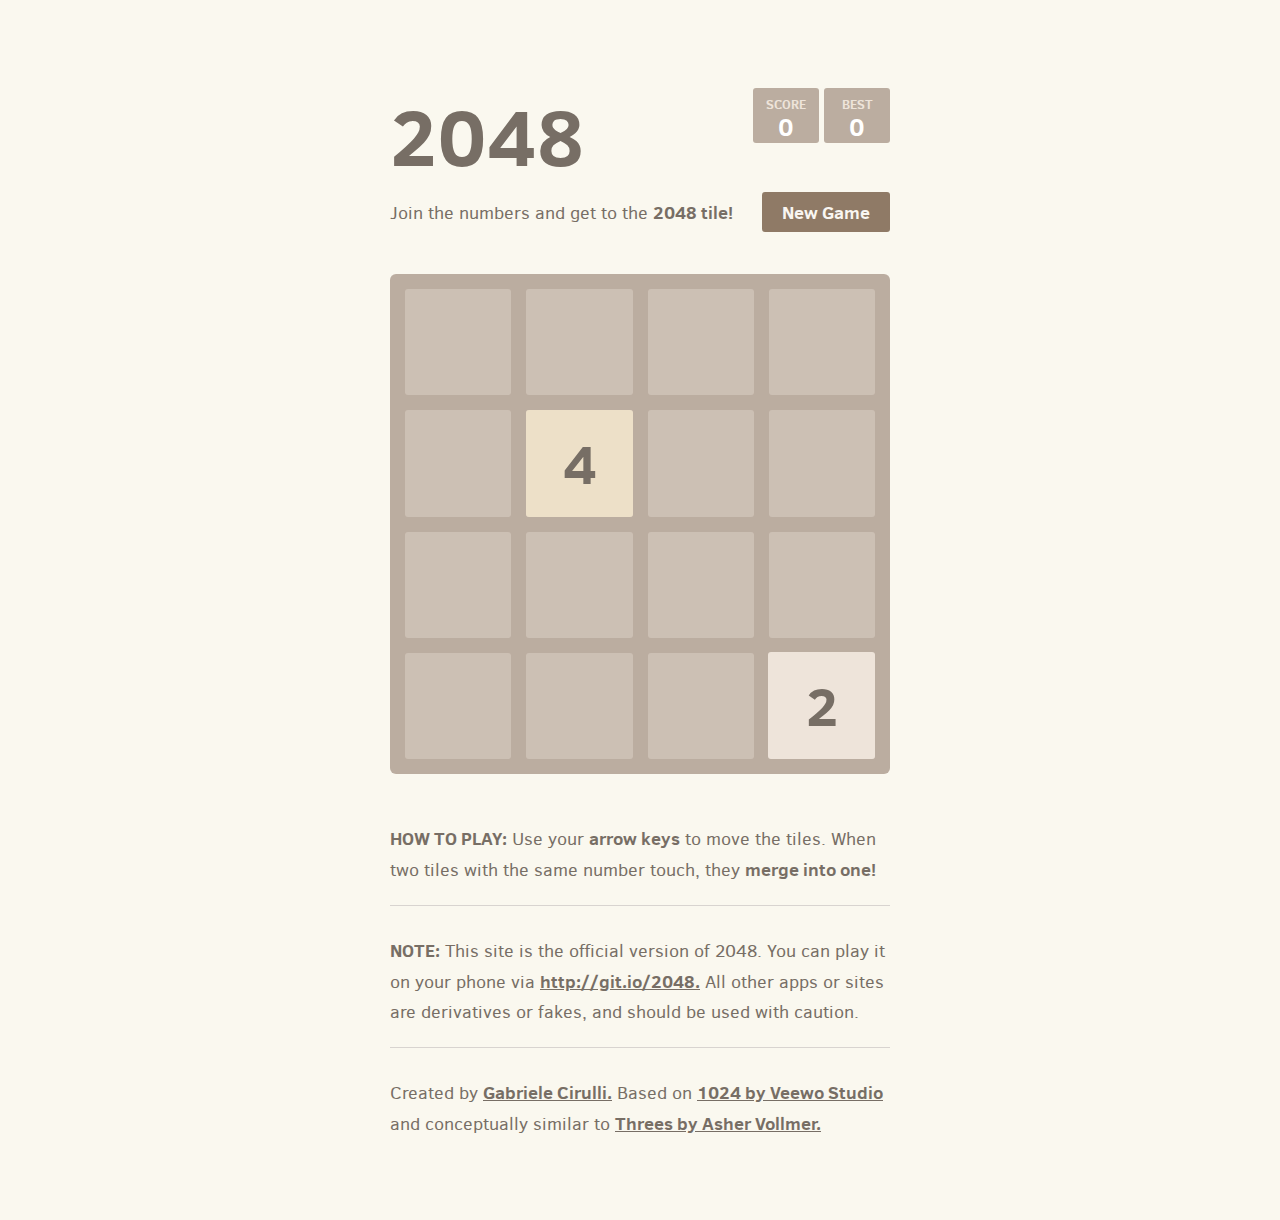
<file: games/2048/index.html>
<!DOCTYPE html>
<html>
<head>
  <meta charset="utf-8">
  <title>2048</title>

  <link href="style/main.css" rel="stylesheet" type="text/css">
  <link rel="shortcut icon" href="favicon.ico">
  <link rel="apple-touch-icon" href="meta/apple-touch-icon.png">
  <link rel="apple-touch-startup-image" href="meta/apple-touch-startup-image-640x1096.png" media="(device-width: 320px) and (device-height: 568px) and (-webkit-device-pixel-ratio: 2)"> <!-- iPhone 5+ -->
  <link rel="apple-touch-startup-image" href="meta/apple-touch-startup-image-640x920.png"  media="(device-width: 320px) and (device-height: 480px) and (-webkit-device-pixel-ratio: 2)"> <!-- iPhone, retina -->
  <meta name="apple-mobile-web-app-capable" content="yes">
  <meta name="apple-mobile-web-app-status-bar-style" content="black">

  <meta name="HandheldFriendly" content="True">
  <meta name="MobileOptimized" content="320">
  <meta name="viewport" content="width=device-width, target-densitydpi=160dpi, initial-scale=1.0, maximum-scale=1, user-scalable=no, minimal-ui">
</head>
<body>
  <div class="container">
    <div class="heading">
      <h1 class="title">2048</h1>
      <div class="scores-container">
        <div class="score-container">0</div>
        <div class="best-container">0</div>
      </div>
    </div>

    <div class="above-game">
      <p class="game-intro">Join the numbers and get to the <strong>2048 tile!</strong></p>
      <a class="restart-button">New Game</a>
    </div>

    <div class="game-container">
      <div class="game-message">
        <p></p>
        <div class="lower">
	        <a class="keep-playing-button">Keep going</a>
          <a class="retry-button">Try again</a>
        </div>
      </div>

      <div class="grid-container">
        <div class="grid-row">
          <div class="grid-cell"></div>
          <div class="grid-cell"></div>
          <div class="grid-cell"></div>
          <div class="grid-cell"></div>
        </div>
        <div class="grid-row">
          <div class="grid-cell"></div>
          <div class="grid-cell"></div>
          <div class="grid-cell"></div>
          <div class="grid-cell"></div>
        </div>
        <div class="grid-row">
          <div class="grid-cell"></div>
          <div class="grid-cell"></div>
          <div class="grid-cell"></div>
          <div class="grid-cell"></div>
        </div>
        <div class="grid-row">
          <div class="grid-cell"></div>
          <div class="grid-cell"></div>
          <div class="grid-cell"></div>
          <div class="grid-cell"></div>
        </div>
      </div>

      <div class="tile-container">

      </div>
    </div>

    <p class="game-explanation">
      <strong class="important">How to play:</strong> Use your <strong>arrow keys</strong> to move the tiles. When two tiles with the same number touch, they <strong>merge into one!</strong>
    </p>
    <hr>
    <p>
    <strong class="important">Note:</strong> This site is the official version of 2048. You can play it on your phone via <a href="http://git.io/2048">http://git.io/2048.</a> All other apps or sites are derivatives or fakes, and should be used with caution.
    </p>
    <hr>
    <p>
    Created by <a href="http://gabrielecirulli.com" target="_blank">Gabriele Cirulli.</a> Based on <a href="https://itunes.apple.com/us/app/1024!/id823499224" target="_blank">1024 by Veewo Studio</a> and conceptually similar to <a href="http://asherv.com/threes/" target="_blank">Threes by Asher Vollmer.</a>
    </p>
  </div>

  <script src="js/bind_polyfill.js"></script>
  <script src="js/classlist_polyfill.js"></script>
  <script src="js/animframe_polyfill.js"></script>
  <script src="js/keyboard_input_manager.js"></script>
  <script src="js/html_actuator.js"></script>
  <script src="js/grid.js"></script>
  <script src="js/tile.js"></script>
  <script src="js/local_storage_manager.js"></script>
  <script src="js/game_manager.js"></script>
  <script src="js/application.js"></script>
</body>
</html>
</file>
<file: games/2048/style/main.css>
@import url(fonts/clear-sans.css);
html, body {
  margin: 0;
  padding: 0;
  background: #faf8ef;
  color: #776e65;
  font-family: "Clear Sans", "Helvetica Neue", Arial, sans-serif;
  font-size: 18px; }

body {
  margin: 80px 0; }

.heading:after {
  content: "";
  display: block;
  clear: both; }

h1.title {
  font-size: 80px;
  font-weight: bold;
  margin: 0;
  display: block;
  float: left; }

@-webkit-keyframes move-up {
  0% {
    top: 25px;
    opacity: 1; }

  100% {
    top: -50px;
    opacity: 0; } }
@-moz-keyframes move-up {
  0% {
    top: 25px;
    opacity: 1; }

  100% {
    top: -50px;
    opacity: 0; } }
@keyframes move-up {
  0% {
    top: 25px;
    opacity: 1; }

  100% {
    top: -50px;
    opacity: 0; } }
.scores-container {
  float: right;
  text-align: right; }

.score-container, .best-container {
  position: relative;
  display: inline-block;
  background: #bbada0;
  padding: 15px 25px;
  font-size: 25px;
  height: 25px;
  line-height: 47px;
  font-weight: bold;
  border-radius: 3px;
  color: white;
  margin-top: 8px;
  text-align: center; }
  .score-container:after, .best-container:after {
    position: absolute;
    width: 100%;
    top: 10px;
    left: 0;
    text-transform: uppercase;
    font-size: 13px;
    line-height: 13px;
    text-align: center;
    color: #eee4da; }
  .score-container .score-addition, .best-container .score-addition {
    position: absolute;
    right: 30px;
    color: red;
    font-size: 25px;
    line-height: 25px;
    font-weight: bold;
    color: rgba(119, 110, 101, 0.9);
    z-index: 100;
    -webkit-animation: move-up 600ms ease-in;
    -moz-animation: move-up 600ms ease-in;
    animation: move-up 600ms ease-in;
    -webkit-animation-fill-mode: both;
    -moz-animation-fill-mode: both;
    animation-fill-mode: both; }

.score-container:after {
  content: "Score"; }

.best-container:after {
  content: "Best"; }

p {
  margin-top: 0;
  margin-bottom: 10px;
  line-height: 1.65; }

a {
  color: #776e65;
  font-weight: bold;
  text-decoration: underline;
  cursor: pointer; }

strong.important {
  text-transform: uppercase; }

hr {
  border: none;
  border-bottom: 1px solid #d8d4d0;
  margin-top: 20px;
  margin-bottom: 30px; }

.container {
  width: 500px;
  margin: 0 auto; }

@-webkit-keyframes fade-in {
  0% {
    opacity: 0; }

  100% {
    opacity: 1; } }
@-moz-keyframes fade-in {
  0% {
    opacity: 0; }

  100% {
    opacity: 1; } }
@keyframes fade-in {
  0% {
    opacity: 0; }

  100% {
    opacity: 1; } }
.game-container {
  margin-top: 40px;
  position: relative;
  padding: 15px;
  cursor: default;
  -webkit-touch-callout: none;
  -ms-touch-callout: none;
  -webkit-user-select: none;
  -moz-user-select: none;
  -ms-user-select: none;
  -ms-touch-action: none;
  touch-action: none;
  background: #bbada0;
  border-radius: 6px;
  width: 500px;
  height: 500px;
  -webkit-box-sizing: border-box;
  -moz-box-sizing: border-box;
  box-sizing: border-box; }
  .game-container .game-message {
    display: none;
    position: absolute;
    top: 0;
    right: 0;
    bottom: 0;
    left: 0;
    background: rgba(238, 228, 218, 0.5);
    z-index: 100;
    text-align: center;
    -webkit-animation: fade-in 800ms ease 1200ms;
    -moz-animation: fade-in 800ms ease 1200ms;
    animation: fade-in 800ms ease 1200ms;
    -webkit-animation-fill-mode: both;
    -moz-animation-fill-mode: both;
    animation-fill-mode: both; }
    .game-container .game-message p {
      font-size: 60px;
      font-weight: bold;
      height: 60px;
      line-height: 60px;
      margin-top: 222px; }
    .game-container .game-message .lower {
      display: block;
      margin-top: 59px; }
    .game-container .game-message a {
      display: inline-block;
      background: #8f7a66;
      border-radius: 3px;
      padding: 0 20px;
      text-decoration: none;
      color: #f9f6f2;
      height: 40px;
      line-height: 42px;
      margin-left: 9px; }
      .game-container .game-message a.keep-playing-button {
        display: none; }
    .game-container .game-message.game-won {
      background: rgba(237, 194, 46, 0.5);
      color: #f9f6f2; }
      .game-container .game-message.game-won a.keep-playing-button {
        display: inline-block; }
    .game-container .game-message.game-won, .game-container .game-message.game-over {
      display: block; }

.grid-container {
  position: absolute;
  z-index: 1; }

.grid-row {
  margin-bottom: 15px; }
  .grid-row:last-child {
    margin-bottom: 0; }
  .grid-row:after {
    content: "";
    display: block;
    clear: both; }

.grid-cell {
  width: 106.25px;
  height: 106.25px;
  margin-right: 15px;
  float: left;
  border-radius: 3px;
  background: rgba(238, 228, 218, 0.35); }
  .grid-cell:last-child {
    margin-right: 0; }

.tile-container {
  position: absolute;
  z-index: 2; }

.tile, .tile .tile-inner {
  width: 107px;
  height: 107px;
  line-height: 107px; }
.tile.tile-position-1-1 {
  -webkit-transform: translate(0px, 0px);
  -moz-transform: translate(0px, 0px);
  -ms-transform: translate(0px, 0px);
  transform: translate(0px, 0px); }
.tile.tile-position-1-2 {
  -webkit-transform: translate(0px, 121px);
  -moz-transform: translate(0px, 121px);
  -ms-transform: translate(0px, 121px);
  transform: translate(0px, 121px); }
.tile.tile-position-1-3 {
  -webkit-transform: translate(0px, 242px);
  -moz-transform: translate(0px, 242px);
  -ms-transform: translate(0px, 242px);
  transform: translate(0px, 242px); }
.tile.tile-position-1-4 {
  -webkit-transform: translate(0px, 363px);
  -moz-transform: translate(0px, 363px);
  -ms-transform: translate(0px, 363px);
  transform: translate(0px, 363px); }
.tile.tile-position-2-1 {
  -webkit-transform: translate(121px, 0px);
  -moz-transform: translate(121px, 0px);
  -ms-transform: translate(121px, 0px);
  transform: translate(121px, 0px); }
.tile.tile-position-2-2 {
  -webkit-transform: translate(121px, 121px);
  -moz-transform: translate(121px, 121px);
  -ms-transform: translate(121px, 121px);
  transform: translate(121px, 121px); }
.tile.tile-position-2-3 {
  -webkit-transform: translate(121px, 242px);
  -moz-transform: translate(121px, 242px);
  -ms-transform: translate(121px, 242px);
  transform: translate(121px, 242px); }
.tile.tile-position-2-4 {
  -webkit-transform: translate(121px, 363px);
  -moz-transform: translate(121px, 363px);
  -ms-transform: translate(121px, 363px);
  transform: translate(121px, 363px); }
.tile.tile-position-3-1 {
  -webkit-transform: translate(242px, 0px);
  -moz-transform: translate(242px, 0px);
  -ms-transform: translate(242px, 0px);
  transform: translate(242px, 0px); }
.tile.tile-position-3-2 {
  -webkit-transform: translate(242px, 121px);
  -moz-transform: translate(242px, 121px);
  -ms-transform: translate(242px, 121px);
  transform: translate(242px, 121px); }
.tile.tile-position-3-3 {
  -webkit-transform: translate(242px, 242px);
  -moz-transform: translate(242px, 242px);
  -ms-transform: translate(242px, 242px);
  transform: translate(242px, 242px); }
.tile.tile-position-3-4 {
  -webkit-transform: translate(242px, 363px);
  -moz-transform: translate(242px, 363px);
  -ms-transform: translate(242px, 363px);
  transform: translate(242px, 363px); }
.tile.tile-position-4-1 {
  -webkit-transform: translate(363px, 0px);
  -moz-transform: translate(363px, 0px);
  -ms-transform: translate(363px, 0px);
  transform: translate(363px, 0px); }
.tile.tile-position-4-2 {
  -webkit-transform: translate(363px, 121px);
  -moz-transform: translate(363px, 121px);
  -ms-transform: translate(363px, 121px);
  transform: translate(363px, 121px); }
.tile.tile-position-4-3 {
  -webkit-transform: translate(363px, 242px);
  -moz-transform: translate(363px, 242px);
  -ms-transform: translate(363px, 242px);
  transform: translate(363px, 242px); }
.tile.tile-position-4-4 {
  -webkit-transform: translate(363px, 363px);
  -moz-transform: translate(363px, 363px);
  -ms-transform: translate(363px, 363px);
  transform: translate(363px, 363px); }

.tile {
  position: absolute;
  -webkit-transition: 100ms ease-in-out;
  -moz-transition: 100ms ease-in-out;
  transition: 100ms ease-in-out;
  -webkit-transition-property: -webkit-transform;
  -moz-transition-property: -moz-transform;
  transition-property: transform; }
  .tile .tile-inner {
    border-radius: 3px;
    background: #eee4da;
    text-align: center;
    font-weight: bold;
    z-index: 10;
    font-size: 55px; }
  .tile.tile-2 .tile-inner {
    background: #eee4da;
    box-shadow: 0 0 30px 10px rgba(243, 215, 116, 0), inset 0 0 0 1px rgba(255, 255, 255, 0); }
  .tile.tile-4 .tile-inner {
    background: #ede0c8;
    box-shadow: 0 0 30px 10px rgba(243, 215, 116, 0), inset 0 0 0 1px rgba(255, 255, 255, 0); }
  .tile.tile-8 .tile-inner {
    color: #f9f6f2;
    background: #f2b179; }
  .tile.tile-16 .tile-inner {
    color: #f9f6f2;
    background: #f59563; }
  .tile.tile-32 .tile-inner {
    color: #f9f6f2;
    background: #f67c5f; }
  .tile.tile-64 .tile-inner {
    color: #f9f6f2;
    background: #f65e3b; }
  .tile.tile-128 .tile-inner {
    color: #f9f6f2;
    background: #edcf72;
    box-shadow: 0 0 30px 10px rgba(243, 215, 116, 0.2381), inset 0 0 0 1px rgba(255, 255, 255, 0.14286);
    font-size: 45px; }
    @media screen and (max-width: 520px) {
      .tile.tile-128 .tile-inner {
        font-size: 25px; } }
  .tile.tile-256 .tile-inner {
    color: #f9f6f2;
    background: #edcc61;
    box-shadow: 0 0 30px 10px rgba(243, 215, 116, 0.31746), inset 0 0 0 1px rgba(255, 255, 255, 0.19048);
    font-size: 45px; }
    @media screen and (max-width: 520px) {
      .tile.tile-256 .tile-inner {
        font-size: 25px; } }
  .tile.tile-512 .tile-inner {
    color: #f9f6f2;
    background: #edc850;
    box-shadow: 0 0 30px 10px rgba(243, 215, 116, 0.39683), inset 0 0 0 1px rgba(255, 255, 255, 0.2381);
    font-size: 45px; }
    @media screen and (max-width: 520px) {
      .tile.tile-512 .tile-inner {
        font-size: 25px; } }
  .tile.tile-1024 .tile-inner {
    color: #f9f6f2;
    background: #edc53f;
    box-shadow: 0 0 30px 10px rgba(243, 215, 116, 0.47619), inset 0 0 0 1px rgba(255, 255, 255, 0.28571);
    font-size: 35px; }
    @media screen and (max-width: 520px) {
      .tile.tile-1024 .tile-inner {
        font-size: 15px; } }
  .tile.tile-2048 .tile-inner {
    color: #f9f6f2;
    background: #edc22e;
    box-shadow: 0 0 30px 10px rgba(243, 215, 116, 0.55556), inset 0 0 0 1px rgba(255, 255, 255, 0.33333);
    font-size: 35px; }
    @media screen and (max-width: 520px) {
      .tile.tile-2048 .tile-inner {
        font-size: 15px; } }
  .tile.tile-super .tile-inner {
    color: #f9f6f2;
    background: #3c3a32;
    font-size: 30px; }
    @media screen and (max-width: 520px) {
      .tile.tile-super .tile-inner {
        font-size: 10px; } }

@-webkit-keyframes appear {
  0% {
    opacity: 0;
    -webkit-transform: scale(0);
    -moz-transform: scale(0);
    -ms-transform: scale(0);
    transform: scale(0); }

  100% {
    opacity: 1;
    -webkit-transform: scale(1);
    -moz-transform: scale(1);
    -ms-transform: scale(1);
    transform: scale(1); } }
@-moz-keyframes appear {
  0% {
    opacity: 0;
    -webkit-transform: scale(0);
    -moz-transform: scale(0);
    -ms-transform: scale(0);
    transform: scale(0); }

  100% {
    opacity: 1;
    -webkit-transform: scale(1);
    -moz-transform: scale(1);
    -ms-transform: scale(1);
    transform: scale(1); } }
@keyframes appear {
  0% {
    opacity: 0;
    -webkit-transform: scale(0);
    -moz-transform: scale(0);
    -ms-transform: scale(0);
    transform: scale(0); }

  100% {
    opacity: 1;
    -webkit-transform: scale(1);
    -moz-transform: scale(1);
    -ms-transform: scale(1);
    transform: scale(1); } }
.tile-new .tile-inner {
  -webkit-animation: appear 200ms ease 100ms;
  -moz-animation: appear 200ms ease 100ms;
  animation: appear 200ms ease 100ms;
  -webkit-animation-fill-mode: backwards;
  -moz-animation-fill-mode: backwards;
  animation-fill-mode: backwards; }

@-webkit-keyframes pop {
  0% {
    -webkit-transform: scale(0);
    -moz-transform: scale(0);
    -ms-transform: scale(0);
    transform: scale(0); }

  50% {
    -webkit-transform: scale(1.2);
    -moz-transform: scale(1.2);
    -ms-transform: scale(1.2);
    transform: scale(1.2); }

  100% {
    -webkit-transform: scale(1);
    -moz-transform: scale(1);
    -ms-transform: scale(1);
    transform: scale(1); } }
@-moz-keyframes pop {
  0% {
    -webkit-transform: scale(0);
    -moz-transform: scale(0);
    -ms-transform: scale(0);
    transform: scale(0); }

  50% {
    -webkit-transform: scale(1.2);
    -moz-transform: scale(1.2);
    -ms-transform: scale(1.2);
    transform: scale(1.2); }

  100% {
    -webkit-transform: scale(1);
    -moz-transform: scale(1);
    -ms-transform: scale(1);
    transform: scale(1); } }
@keyframes pop {
  0% {
    -webkit-transform: scale(0);
    -moz-transform: scale(0);
    -ms-transform: scale(0);
    transform: scale(0); }

  50% {
    -webkit-transform: scale(1.2);
    -moz-transform: scale(1.2);
    -ms-transform: scale(1.2);
    transform: scale(1.2); }

  100% {
    -webkit-transform: scale(1);
    -moz-transform: scale(1);
    -ms-transform: scale(1);
    transform: scale(1); } }
.tile-merged .tile-inner {
  z-index: 20;
  -webkit-animation: pop 200ms ease 100ms;
  -moz-animation: pop 200ms ease 100ms;
  animation: pop 200ms ease 100ms;
  -webkit-animation-fill-mode: backwards;
  -moz-animation-fill-mode: backwards;
  animation-fill-mode: backwards; }

.above-game:after {
  content: "";
  display: block;
  clear: both; }

.game-intro {
  float: left;
  line-height: 42px;
  margin-bottom: 0; }

.restart-button {
  display: inline-block;
  background: #8f7a66;
  border-radius: 3px;
  padding: 0 20px;
  text-decoration: none;
  color: #f9f6f2;
  height: 40px;
  line-height: 42px;
  display: block;
  text-align: center;
  float: right; }

.game-explanation {
  margin-top: 50px; }

@media screen and (max-width: 520px) {
  html, body {
    font-size: 15px; }

  body {
    margin: 20px 0;
    padding: 0 20px; }

  h1.title {
    font-size: 27px;
    margin-top: 15px; }

  .container {
    width: 280px;
    margin: 0 auto; }

  .score-container, .best-container {
    margin-top: 0;
    padding: 15px 10px;
    min-width: 40px; }

  .heading {
    margin-bottom: 10px; }

  .game-intro {
    width: 55%;
    display: block;
    box-sizing: border-box;
    line-height: 1.65; }

  .restart-button {
    width: 42%;
    padding: 0;
    display: block;
    box-sizing: border-box;
    margin-top: 2px; }

  .game-container {
    margin-top: 17px;
    position: relative;
    padding: 10px;
    cursor: default;
    -webkit-touch-callout: none;
    -ms-touch-callout: none;
    -webkit-user-select: none;
    -moz-user-select: none;
    -ms-user-select: none;
    -ms-touch-action: none;
    touch-action: none;
    background: #bbada0;
    border-radius: 6px;
    width: 280px;
    height: 280px;
    -webkit-box-sizing: border-box;
    -moz-box-sizing: border-box;
    box-sizing: border-box; }
    .game-container .game-message {
      display: none;
      position: absolute;
      top: 0;
      right: 0;
      bottom: 0;
      left: 0;
      background: rgba(238, 228, 218, 0.5);
      z-index: 100;
      text-align: center;
      -webkit-animation: fade-in 800ms ease 1200ms;
      -moz-animation: fade-in 800ms ease 1200ms;
      animation: fade-in 800ms ease 1200ms;
      -webkit-animation-fill-mode: both;
      -moz-animation-fill-mode: both;
      animation-fill-mode: both; }
      .game-container .game-message p {
        font-size: 60px;
        font-weight: bold;
        height: 60px;
        line-height: 60px;
        margin-top: 222px; }
      .game-container .game-message .lower {
        display: block;
        margin-top: 59px; }
      .game-container .game-message a {
        display: inline-block;
        background: #8f7a66;
        border-radius: 3px;
        padding: 0 20px;
        text-decoration: none;
        color: #f9f6f2;
        height: 40px;
        line-height: 42px;
        margin-left: 9px; }
        .game-container .game-message a.keep-playing-button {
          display: none; }
      .game-container .game-message.game-won {
        background: rgba(237, 194, 46, 0.5);
        color: #f9f6f2; }
        .game-container .game-message.game-won a.keep-playing-button {
          display: inline-block; }
      .game-container .game-message.game-won, .game-container .game-message.game-over {
        display: block; }

  .grid-container {
    position: absolute;
    z-index: 1; }

  .grid-row {
    margin-bottom: 10px; }
    .grid-row:last-child {
      margin-bottom: 0; }
    .grid-row:after {
      content: "";
      display: block;
      clear: both; }

  .grid-cell {
    width: 57.5px;
    height: 57.5px;
    margin-right: 10px;
    float: left;
    border-radius: 3px;
    background: rgba(238, 228, 218, 0.35); }
    .grid-cell:last-child {
      margin-right: 0; }

  .tile-container {
    position: absolute;
    z-index: 2; }

  .tile, .tile .tile-inner {
    width: 58px;
    height: 58px;
    line-height: 58px; }
  .tile.tile-position-1-1 {
    -webkit-transform: translate(0px, 0px);
    -moz-transform: translate(0px, 0px);
    -ms-transform: translate(0px, 0px);
    transform: translate(0px, 0px); }
  .tile.tile-position-1-2 {
    -webkit-transform: translate(0px, 67px);
    -moz-transform: translate(0px, 67px);
    -ms-transform: translate(0px, 67px);
    transform: translate(0px, 67px); }
  .tile.tile-position-1-3 {
    -webkit-transform: translate(0px, 135px);
    -moz-transform: translate(0px, 135px);
    -ms-transform: translate(0px, 135px);
    transform: translate(0px, 135px); }
  .tile.tile-position-1-4 {
    -webkit-transform: translate(0px, 202px);
    -moz-transform: translate(0px, 202px);
    -ms-transform: translate(0px, 202px);
    transform: translate(0px, 202px); }
  .tile.tile-position-2-1 {
    -webkit-transform: translate(67px, 0px);
    -moz-transform: translate(67px, 0px);
    -ms-transform: translate(67px, 0px);
    transform: translate(67px, 0px); }
  .tile.tile-position-2-2 {
    -webkit-transform: translate(67px, 67px);
    -moz-transform: translate(67px, 67px);
    -ms-transform: translate(67px, 67px);
    transform: translate(67px, 67px); }
  .tile.tile-position-2-3 {
    -webkit-transform: translate(67px, 135px);
    -moz-transform: translate(67px, 135px);
    -ms-transform: translate(67px, 135px);
    transform: translate(67px, 135px); }
  .tile.tile-position-2-4 {
    -webkit-transform: translate(67px, 202px);
    -moz-transform: translate(67px, 202px);
    -ms-transform: translate(67px, 202px);
    transform: translate(67px, 202px); }
  .tile.tile-position-3-1 {
    -webkit-transform: translate(135px, 0px);
    -moz-transform: translate(135px, 0px);
    -ms-transform: translate(135px, 0px);
    transform: translate(135px, 0px); }
  .tile.tile-position-3-2 {
    -webkit-transform: translate(135px, 67px);
    -moz-transform: translate(135px, 67px);
    -ms-transform: translate(135px, 67px);
    transform: translate(135px, 67px); }
  .tile.tile-position-3-3 {
    -webkit-transform: translate(135px, 135px);
    -moz-transform: translate(135px, 135px);
    -ms-transform: translate(135px, 135px);
    transform: translate(135px, 135px); }
  .tile.tile-position-3-4 {
    -webkit-transform: translate(135px, 202px);
    -moz-transform: translate(135px, 202px);
    -ms-transform: translate(135px, 202px);
    transform: translate(135px, 202px); }
  .tile.tile-position-4-1 {
    -webkit-transform: translate(202px, 0px);
    -moz-transform: translate(202px, 0px);
    -ms-transform: translate(202px, 0px);
    transform: translate(202px, 0px); }
  .tile.tile-position-4-2 {
    -webkit-transform: translate(202px, 67px);
    -moz-transform: translate(202px, 67px);
    -ms-transform: translate(202px, 67px);
    transform: translate(202px, 67px); }
  .tile.tile-position-4-3 {
    -webkit-transform: translate(202px, 135px);
    -moz-transform: translate(202px, 135px);
    -ms-transform: translate(202px, 135px);
    transform: translate(202px, 135px); }
  .tile.tile-position-4-4 {
    -webkit-transform: translate(202px, 202px);
    -moz-transform: translate(202px, 202px);
    -ms-transform: translate(202px, 202px);
    transform: translate(202px, 202px); }

  .tile .tile-inner {
    font-size: 35px; }

  .game-message p {
    font-size: 30px !important;
    height: 30px !important;
    line-height: 30px !important;
    margin-top: 90px !important; }
  .game-message .lower {
    margin-top: 30px !important; } }
</file>
